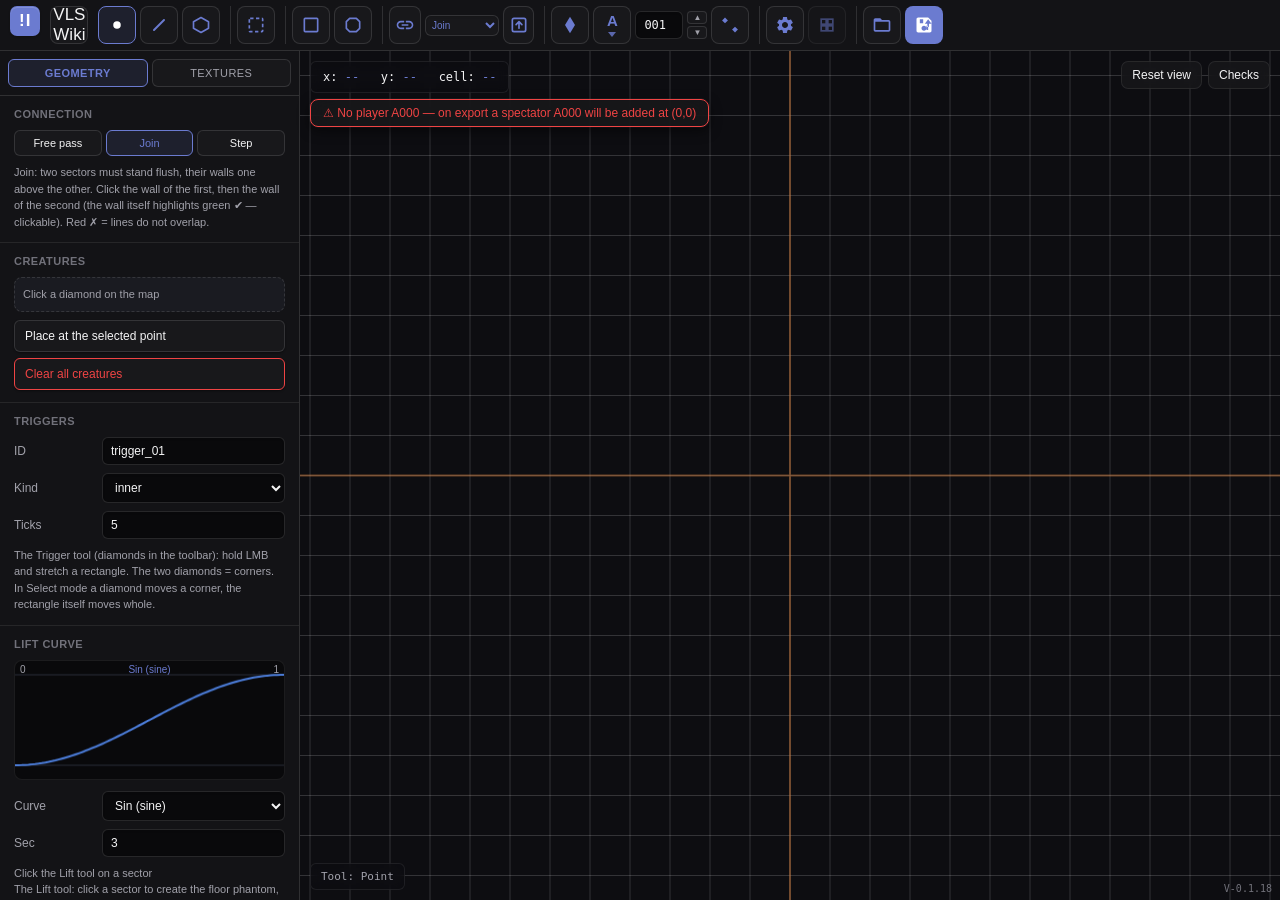
<file: EDITOR/VLS_editor.html>
<!DOCTYPE html>
<html lang="en">
<head>
<meta charset="UTF-8">
<meta name="viewport" content="width=device-width, initial-scale=1.0">
<title>VLS — Vertex Landscape System Editor</title>
<link rel="stylesheet" href="style.css">
</head>
<body>

<div id="topbar">
  <span class="logo-badge" title="VLS — Vertex Landscape System">!I</span>
  <button class="tool" id="btnWiki" data-i18n-title="wiki">VLS Wiki</button>
  <div id="toolbar">
    <div class="toolgrp geo">
      <button class="tool" data-tool="point" data-i18n-label="tl_point"><svg viewBox="0 0 24 24" aria-hidden="true"><circle cx="12" cy="12" r="4.5" fill="currentColor"/></svg></button>
      <button class="tool" data-tool="line" data-i18n-label="tl_line"><svg viewBox="0 0 24 24" fill="none" stroke="currentColor" stroke-width="2.4" stroke-linecap="round" aria-hidden="true"><path d="M6 18L18 6"/></svg></button>
      <button class="tool" data-tool="sector" data-i18n-label="tl_sector"><svg viewBox="0 0 24 24" fill="none" stroke="currentColor" stroke-width="2" stroke-linejoin="round" aria-hidden="true"><path d="M12 3l9 5v8l-9 5-9-5V8z"/></svg></button>
    </div>
    <div class="toolgrp">
      <button class="tool" data-tool="select" data-i18n-label="tl_select"><svg viewBox="0 0 24 24" fill="none" stroke="currentColor" stroke-width="2" stroke-dasharray="4 3" aria-hidden="true"><rect x="4" y="4" width="16" height="16" rx="1"/></svg></button>
    </div>
    <div class="toolgrp geo">
      <button class="tool" data-tool="box" data-i18n-label="tl_box"><svg viewBox="0 0 24 24" fill="none" stroke="currentColor" stroke-width="2" aria-hidden="true"><rect x="4" y="4" width="16" height="16" rx="1"/></svg></button>
      <button class="tool" data-tool="boxsmooth" data-i18n-label="tl_boxsmooth"><svg viewBox="0 0 24 24" fill="none" stroke="currentColor" stroke-width="2" stroke-linejoin="round" aria-hidden="true"><path d="M8 4h8l4 4v8l-4 4H8l-4-4V8z"/></svg></button>
    </div>
    <div class="toolgrp geo">
      <button class="tool" data-tool="connect" data-i18n-label="tl_connect"><svg viewBox="0 0 24 24" fill="currentColor" aria-hidden="true"><path d="M3.9 12c0-1.71 1.39-3.1 3.1-3.1h4V7H7c-2.76 0-5 2.24-5 5s2.24 5 5 5h4v-1.9H7c-1.71 0-3.1-1.39-3.1-3.1zM8 13h8v-2H8v2zm9-6h-4v1.9h4c1.71 0 3.1 1.39 3.1 3.1s-1.39 3.1-3.1 3.1h-4V17h4c2.76 0 5-2.24 5-5s-2.24-5-5-5z"/></svg></button>
      <select id="toolConnectSel" class="tsel" data-i18n-title="connect_sel_tt">
        <option value="free" data-i18n="connect_free">Free</option>
        <option value="joint" selected data-i18n="connect_joint">Join</option>
        <option value="step" data-i18n="connect_step">Lift joint</option>
      </select>
      <button class="tool" data-tool="lift" data-i18n-label="tl_lift"><svg viewBox="0 0 24 24" fill="none" stroke="currentColor" stroke-width="2" aria-hidden="true"><rect x="4" y="4" width="16" height="16" rx="2"/><path d="M12 16V8m0 0l-3.5 3.5M12 8l3.5 3.5" stroke-linecap="round"/></svg></button>
    </div>
    <div class="toolgrp geo">
      <button class="tool" data-tool="thing" data-i18n-label="tl_thing"><svg viewBox="0 0 24 24" fill="currentColor" aria-hidden="true"><path d="M12 2l6 10-6 10-6-10z"/></svg></button>
      <span class="letsel"><button type="button" class="letbtn" id="toolThingCatBtn" aria-haspopup="true" aria-expanded="false" data-i18n-title="thing_cat_tt"><span class="ltr">A</span><i class="caret"></i></button><span class="letmenu" id="toolThingCatMenu" hidden><button type="button" class="letopt on" data-letter="A" data-i18n-title="thing_cat_a_tt">A</button><button type="button" class="letopt" data-letter="B" data-i18n-title="thing_cat_b_tt">B</button><button type="button" class="letopt" data-letter="C" data-i18n-title="thing_cat_c_tt">C</button></span></span><input type="hidden" id="toolThingCat" value="A">
      <input type="text" id="toolThingNum" class="tsel tnum" maxlength="3" inputmode="numeric" data-i18n-title="thing_num_tt">
      <span class="spinbtns"><button class="spinbtn" id="toolThingNumUp" data-i18n-title="thing_num_up_tt">▲</button><button class="spinbtn" id="toolThingNumDown" data-i18n-title="thing_num_down_tt">▼</button></span>
      <button class="tool" data-tool="trigger" data-i18n-label="tl_trigger"><svg viewBox="0 0 24 24" fill="currentColor" aria-hidden="true"><path d="M6 3l3.5 3.5L6 10 2.5 6.5z"/><path d="M18 14l3.5 3.5L18 21l-3.5-3.5z"/></svg></button>
    </div>
    <div class="toolgrp">
      <button class="tool" data-action="settings" data-i18n-label="tl_settings"><svg viewBox="0 0 24 24" fill="currentColor" aria-hidden="true"><path d="M19.14 12.94c.04-.3.06-.61.06-.94 0-.32-.02-.64-.07-.94l2.03-1.58c.18-.14.23-.41.12-.61l-1.92-3.32c-.12-.22-.37-.29-.59-.22l-2.39.96c-.5-.38-1.03-.7-1.62-.94L14.4 2.81c-.04-.24-.24-.41-.48-.41h-3.84c-.24 0-.43.17-.47.41L9.25 5.35C8.66 5.59 8.12 5.92 7.63 6.29L5.24 5.33c-.22-.08-.47 0-.59.22L2.74 8.87C2.62 9.08 2.66 9.34 2.86 9.48l2.03 1.58C4.84 11.36 4.8 11.69 4.8 12s.02.64.07.94l-2.03 1.58c-.18.14-.23.41-.12.61l1.92 3.32c.12.22.37.29.59.22l2.39-.96c.5.38 1.03.7 1.62.94l.36 2.54c.05.24.24.41.48.41h3.84c.24 0 .44-.17.47-.41l.36-2.54c.59-.24 1.13-.56 1.62-.94l2.39.96c.22.08.47 0 .59-.22l1.92-3.32c.12-.22.07-.47-.12-.61L19.14 12.94zM12 15.6c-1.98 0-3.6-1.62-3.6-3.6s1.62-3.6 3.6-3.6 3.6 1.62 3.6 3.6-1.62 3.6-3.6 3.6z"/></svg></button>
      <button class="tool dead" data-tool="texpick" data-i18n-label="tl_texpick"><svg viewBox="0 0 24 24" fill="none" stroke="currentColor" stroke-width="2" aria-hidden="true"><rect x="5" y="5" width="6" height="6"/><rect x="13" y="5" width="6" height="6"/><rect x="5" y="13" width="6" height="6"/><rect x="13" y="13" width="6" height="6"/></svg></button>
    </div>
    <div class="toolgrp">
      <button class="tool" data-action="loadmap" data-i18n-label="tl_loadmap"><svg viewBox="0 0 24 24" fill="currentColor" aria-hidden="true"><path d="M20 6h-8l-2-2H4c-1.1 0-1.99.9-1.99 2L2 18c0 1.1.9 2 2 2h16c1.1 0 2-.9 2-2V8c0-1.1-.9-2-2-2zm0 12H4V8h16v10z"/></svg></button>
      <button class="tool primary" data-action="exportmap" data-i18n-label="tl_exportmap"><svg viewBox="0 0 24 24" fill="currentColor" aria-hidden="true"><path d="M17 3H5c-1.11 0-2 .9-2 2v14c0 1.1.89 2 2 2h14c1.1 0 2-.9 2-2V7l-4-4zM12 19c-1.66 0-3-1.34-3-3s1.34-3 3-3 3 1.34 3 3-1.34 3-3 3zM11 10H7V5h4v5zM15 13h2v5h-2v-5zM13 10.5L17 5l4 5.5h-3v4h-2v-4h-3z"/></svg></button>
    </div>
  </div>
</div>

<div class="main">
  <div id="sidebar">
    <div class="tabs" id="sidebarTabs">
      <button type="button" class="tab active" data-panel="panelGeometry" data-i18n="tab_geom">Geometry</button>
      <button type="button" class="tab" data-panel="panelTextures" data-i18n="sect_tex">Textures</button>
    </div>

    <div class="panel" id="panelGeometry">
    <div class="section">
      <h3 data-i18n="sect_connect">Connection</h3>
      <div class="modes" id="connectModes">
        <button class="mode" data-mode="free" data-i18n="mode_free">Free<br>pass</button>
        <button class="mode active" data-mode="joint" data-i18n="mode_joint">Join</button>
        <button class="mode" data-mode="step" data-i18n="mode_step">Step</button>
      </div>
      <div class="muted" id="connectHelp" data-i18n="connect_help">Join: two sectors must stand flush, their walls one above the other. Click the wall of the first, then the wall of the second (the wall itself highlights green ✔ — clickable). Red ✗ = lines do not overlap.</div>
    </div>

    <div class="section">
      <h3 data-i18n="sect_creatures">Creatures</h3>
      <div class="thingpanel" id="thingPanel">
        <div class="muted" id="thingEmpty" data-i18n="thing_empty">Click a diamond on the map</div>
        <div class="thingfields" id="thingFields" style="display:none">
          <div class="row"><label data-i18n="lbl_code">Code</label><select id="thingLetter" class="codeletter" data-i18n-title="thing_letter_tt"><option value="A">A</option><option value="B">B</option><option value="C">C</option></select><input type="text" id="thingNum" value="" maxlength="8" inputmode="numeric" data-i18n-title="thing_num_tt"><span class="spinbtns"><button class="spinbtn" id="thingNumUp" data-i18n-title="thing_num_up_tt">▲</button><button class="spinbtn" id="thingNumDown" data-i18n-title="thing_num_down_tt">▼</button></span></div>
          <div class="row"><label data-i18n="lbl_name">Name</label><input type="text" id="thingName" value="" maxlength="24" data-i18n-title="thing_name_panel_tt"></div>
          <div id="thingCorrupt" style="display:none;margin-top:6px;padding:6px 8px;border:1px solid var(--danger);border-radius:6px;font-size:11px;color:var(--danger)"><span data-i18n="thing_reset_title">⚠ Creature data is damaged</span> <b id="thingCorruptId"></b> <button class="btn danger" id="thingFixBtn" style="margin-top:6px;padding:4px 8px"><span data-i18n="thing_reset_btn">✕ Re-issue</span></button></div>
        </div>
      </div>
      <div class="btn" id="btnPlaceThing" data-i18n="btn_place_thing">Place at the selected point</div>
      <div style="height:6px"></div>
      <div class="btn danger" id="btnClearThings" data-i18n="btn_clear_things">Clear all creatures</div>
    </div>

    <div class="section">
      <h3 data-i18n="sect_triggers">Triggers</h3>
      <div class="row"><label data-i18n="lbl_id">ID</label><input type="text" id="triggerID" value="trigger_01"></div>
      <div class="row"><label data-i18n="lbl_kind">Kind</label><select id="triggerType"><option value="inner" data-i18n="opt_inner">inner</option></select></div>
      <div class="row"><label data-i18n="lbl_ticks">Ticks</label><input type="number" id="triggerTicks" value="5" min="1"></div>
      <div class="muted" data-i18n="trigger_help">The Trigger tool (diamonds in the toolbar): hold LMB and stretch a rectangle. The two diamonds = corners. In Select mode a diamond moves a corner, the rectangle itself moves whole.</div>
    </div>

    <div class="section">
      <h3 data-i18n="sect_lift">Lift curve</h3>
      <div class="curvebox">
        <span class="c0">0</span><span class="c1">1</span><span class="cs" data-i18n="opt_sin">Sin (sine)</span>
        <canvas id="curveCanvas" width="200" height="120"></canvas>
      </div>
      <div class="row"><label data-i18n="lbl_curve">Curve</label>
        <select id="curveType">
          <option value="sin" data-i18n="opt_sin">Sin (sine)</option>
          <option value="lin" data-i18n="opt_lin">Linear</option>
          <option value="cus" data-i18n="opt_cus">Custom</option>
        </select>
      </div>
      <div class="row"><label data-i18n="lbl_sec">Sec</label><input type="number" id="liftSec" value="3" min="0.1" step="0.1"></div>
      <div id="liftFloorList" style="margin-top:8px"></div>
      <div class="muted" data-i18n="lift_help">The Lift tool: click a sector to create the floor phantom, arrows move the phantom to the arrival spot</div>
    </div>

    <div class="section">
      <h3 data-i18n="sect_map">Map</h3>
      <div class="row"><label data-i18n="lbl_mapname">Name</label><input type="text" id="mapName" value="map01"></div>
      <div class="muted" data-i18n="map_help">Load/export — top right</div>
    </div>

    <div class="section">
      <h3 data-i18n="sect_log">Log</h3>
      <div class="loglist" id="logList"><div class="muted" data-i18n="log_empty">The action list appears here (also mirrored to the F12 console)</div></div>
      <div style="height:6px"></div>
      <div class="btn" id="btnClearLog" data-i18n="btn_clear_log">Clear log</div>
    </div>
    </div><!-- /#panelGeometry -->

    <div class="panel" id="panelTextures" hidden>
      <div class="section">
        <div class="muted" id="texEmpty" data-i18n="tex_empty">No texturing tools yet.</div>
        <div id="texTools"></div>
      </div>

      <div class="section" id="texAtlasSnap">
        <h3 data-i18n="tex_canvas">Canvas</h3>
        <canvas id="texAtlasSnapImg" width="720" height="480"></canvas>
        <div class="muted" style="margin-top:4px" data-i18n="tex_swap_hint">Click the canvas to move it to the main window and see the map in its place. Click the map picture to swap back.</div>
      </div>

      <div class="section" id="texCanvasBlock" hidden>
        <h3 data-i18n="tex_canvas">Canvas</h3>
        <div class="texatlas" id="texAtlas">
          <div class="texatlasin" id="texAtlasIn">
            <img id="texAtlasImg" src="textures/t-map.png" alt="">
          </div>
          <div class="texrect" id="texAtlasRect"></div>
          <div class="texhandles" id="texHandles">
            <i data-d="nw"></i><i data-d="n"></i><i data-d="ne"></i><i data-d="e"></i><i data-d="se"></i><i data-d="s"></i><i data-d="sw"></i><i data-d="w"></i>
          </div>
        </div>
        <div class="texviewbar">
          <div class="btn" id="btnTexViewReset" data-i18n="tex_view_reset">Reset view</div>
          <span class="muted" id="texViewZoom">100%</span>
        </div>
        <div class="muted" style="margin-top:4px" data-i18n="tex_view_hint">Wheel — zoom, middle or right button — move the canvas.</div>
        <div class="muted" style="margin-top:4px" data-i18n="tex_swap_hint">Click the canvas to move it to the main window and see the map in its place. Click the map picture to swap back.</div>
        <div class="muted" style="margin-top:4px" data-i18n="tex_region_hint">Drag a rectangle over the canvas to take a group of pixels. Drag inside it to move it, drag a handle to resize it.</div>
        <div class="muted" id="texRegionSize"></div>
      </div>

      <div class="section" id="texMapSnap" hidden>
        <h3 data-i18n="tex_map">Map</h3>
        <canvas id="texMapSnapImg" width="720" height="480"></canvas>
        <div class="muted" style="margin-top:4px" data-i18n="tex_swap_hint2">Click the picture to bring the canvas back.</div>
      </div>

      <div class="section" id="texSectorBlock" hidden>
        <h3 data-i18n="tex_sector">Sector texture</h3>
        <div class="texbtns">
          <div class="btn" id="btnTexDel" data-i18n="tex_del_sel">Delete</div>
        </div>
        <div class="muted" style="margin-top:6px" data-i18n="tex_place_hint">Middle-click a sector to make it the current one; click inside it with the left button to drop the brush there — every click starts a new layer with one sprite. Middle-click empty ground to close the sector. Click a placed sprite to select it, Shift — several layers.</div>

        <h3 style="margin-top:12px" data-i18n="tex_layers">Layers</h3>
        <div class="texlayers" id="texLayers"></div>
      </div>

      <div class="section" id="texWorldBlock" hidden>
        <h3 data-i18n="tex_world">World layers</h3>
        <div class="muted" data-i18n="tex_world_help">Drag in the void to lay a rectangle tiled with the current canvas selection. Click a rectangle to select it, then drag it or its edge. It belongs to the world, not to any sector.</div>
        <div class="texbtns">
          <div class="btn" id="btnTexWorldDel" data-i18n="tex_del_sel">Delete</div>
        </div>
        <div class="texlayers" id="texWorldList" style="margin-top:8px"></div>
      </div>

      <div class="section" id="texOpts">
        <h3 data-i18n="tex_show">Show</h3>
        <label class="texopt"><input type="checkbox" id="optShowSectors" checked><span data-i18n="tex_show_sectors">Sectors</span></label>
        <label class="texopt"><input type="checkbox" id="optShowWalls" checked><span data-i18n="tex_show_walls">Walls</span></label>
        <label class="texopt"><input type="checkbox" id="optShowWorld" checked><span data-i18n="tex_show_world">World rectangles</span></label>
        <label class="texopt"><input type="checkbox" id="optDimUnsel"><span data-i18n="tex_dim_unsel">Unselected layers half-transparent</span></label>
      </div>
    </div><!-- /#panelTextures -->
  </div>

  <div id="viewport">
    <div id="warnings"></div>
    <canvas id="canvas"></canvas>
    <div id="texSwapBox" hidden></div>
    <div class="vbtns">
      <div class="tb" id="btnResetView" data-i18n="btn_reset_view">Reset view</div>
      <div class="tb" id="btnChecks" data-i18n="btn_checks">Checks</div>
    </div>
    <div id="coord">x: <span id="cx">--</span> &nbsp; y: <span id="cy">--</span> &nbsp; cell: <span id="cu">--</span></div>
    <div id="hud"></div>
  </div>
</div>

<input type="file" id="fileInput" accept=".vls,text/plain" style="display:none">
<div id="toast"></div>
<div id="buildLabel">V-0.1.18</div>

<!-- Settings -->
<div id="settingsPop" hidden>
  <div class="sp-title" data-i18n="settings_title">Settings</div>
  <div class="sp-row"><label data-i18n="settings_lang">Language</label>
    <select id="langSel">
      <option value="en" data-i18n="lang_en">English</option>
      <option value="ru" data-i18n="lang_ru">Русский</option>
      <option value="hy" data-i18n="lang_hy">Հայերեն</option>
      <option value="zh" data-i18n="lang_zh">中文</option>
      <option value="ar" data-i18n="lang_ar">العربية</option>
    </select>
  </div>
  <div class="muted" style="margin-top:6px" data-i18n="settings_help">Interface language (English by default). Saved in the browser.</div>
  <div class="sp-title" style="margin-top:12px" data-i18n="settings_hotkeys">Hotkeys</div>
  <div id="kbRows"></div>
  <div class="muted" style="margin-top:6px" data-i18n="settings_hotkeys_help">Click a hotkey, then press the new combination. Saved in the browser.</div>
  <div class="sp-row" style="margin-top:8px">
    <button class="btn" id="kbReset" data-i18n="kb_reset">Reset defaults</button>
  </div>
  <div class="sp-row" style="margin-top:10px;justify-content:flex-end">
    <button class="btn" id="settingsClose" data-i18n="close">Close</button>
  </div>
</div>

<!-- Context menu (RMB - object properties) -->
<div id="ctm">
  <div class="ctmtitle" id="ctmTitle" data-i18n="ctm_title">Properties</div>
  <div class="ctmbody" id="ctmBody"></div>
  <div class="ctmbtns">
    <button class="btn danger" id="ctmDelete" data-i18n="ctm_delete">Delete</button>
    <button class="btn" id="ctmClose" data-i18n="ctm_close">Close</button>
  </div>
</div>

<script src="js/i18n.js"></script>
<script src="js/core.js"></script>
<script src="js/keybinds.js"></script>
<script src="js/tools.js"></script>
<script src="js/history.js"></script>
<script src="js/clipboard.js"></script>
<script src="js/geometry.js"></script>
<script src="js/things.js"></script>
<script src="js/select.js"></script>
  <script src="js/Atlas/state.js"></script>
  <script src="js/Atlas/canvas.js"></script>
  <script src="js/Atlas/swap.js"></script>
  <script src="js/Atlas/drag.js"></script>
  <script src="js/Atlas/panel.js"></script>
  <script src="js/Atlas/stamp.js"></script>
  <script src="js/Atlas/actions.js"></script>
  <script src="js/Atlas/misc.js"></script>
<script src="js/lifts.js"></script>
<script src="js/lift-bind.js"></script>
<script src="js/checks.js"></script>
<script src="js/render.js"></script>
<script src="js/input.js"></script>
<script src="js/ui.js"></script>
<script src="js/storage.js"></script>
<script src="js/main.js"></script>
</body>
</html>
</file>
<file: EDITOR/style.css>
* { box-sizing: border-box; margin: 0; padding: 0; }
:root {
  --bg: #09090b;
  --panel: #131316;
  --panel2: #18181b;
  --elevated: #27272a;
  --border: rgba(255, 255, 255, 0.12);
  --border-subtle: rgba(255, 255, 255, 0.08);
  --border-focus: rgba(107, 123, 208, 0.5);
  --item-hover: rgba(255, 255, 255, 0.06);
  --item-active: rgba(255, 255, 255, 0.1);
  --item-selected: rgba(107, 123, 208, 0.12);
  --text: #f4f4f5;
  --muted: #a1a1aa;
  --dim: #71717a;
  --accent: #6b7bd0;
  --accent-hover: #818fd8;
  --accent2: #86efac;
  --danger: #ef4444;
  --danger-hover: rgba(239, 68, 68, 0.15);
  --warn: #d19a66;
  --shadow-sm: 0 1px 2px rgba(0, 0, 0, 0.4);
  --shadow-md: 0 4px 12px rgba(0, 0, 0, 0.5), 0 0 0 1px rgba(255,255,255,0.05);
  --font-sans: "Inter", -apple-system, BlinkMacSystemFont, "Segoe UI", Roboto, Helvetica, Arial, sans-serif;
  --font-mono: "JetBrains Mono", "SF Mono", "Fira Code", Menlo, Consolas, monospace;
}
::selection { background: rgba(107, 123, 208, 0.3); }
body {
  background: var(--bg);
  color: var(--text);
  font-family: var(--font-sans);
  font-size: 14px;
  display: flex;
  flex-direction: column;
  height: 100vh;
  overflow: hidden;
  user-select: none;
  -webkit-font-smoothing: antialiased;
  -moz-osx-font-smoothing: grayscale;
}

/* ===== TOP BAR ===== */
#topbar {
  background: var(--panel);
  border-bottom: 1px solid var(--border);
  display: flex;
  align-items: flex-start;
  flex-wrap: wrap;
  gap: 6px 10px;
  padding: 6px 10px;
  flex-shrink: 0;
}
.logo-badge {
  font-weight: 800;
  font-size: 17px;
  letter-spacing: 1px;
  color: #fff;
  background: var(--accent);
  border: 1px solid transparent;
  border-radius: 7px;
  padding: 4px 8px;
  cursor: default;
  white-space: nowrap;
  box-shadow: inset 0 1px 0 rgba(255,255,255,0.15), 0 1px 2px rgba(0,0,0,0.2);
}
#toolbar {
  display: flex;
  align-items: center;
  flex-wrap: wrap;
  gap: 4px;
  overflow: visible;
  flex: 1;
  min-width: 0;
}
.toolgrp {
  display: flex;
  gap: 4px;
  align-items: center;
  padding: 0 6px;
  border-left: 1px solid var(--border);
}
.toolgrp:first-child { border-left: none; padding-left: 0; }
.tool {
  position: relative;
  width: 38px; height: 38px;
  display: flex; align-items: center; justify-content: center;
  background: var(--panel2);
  border: 1px solid var(--border);
  color: var(--text);
  border-radius: 8px;
  cursor: pointer;
  font-size: 17px;
  transition: background .12s, border-color .12s;
}
.tool:hover { border-color: rgba(255,255,255,0.2); background: var(--item-hover); }
.tool.dead { opacity: .5; }
.tool.active { background: var(--item-selected); border-color: var(--accent); color: #fff; }
.tool.primary { background: var(--accent); border-color: transparent; color: #fff; }
.tool.primary:hover { background: var(--accent-hover); }
.tool svg { width: 20px; height: 20px; display: block; color: var(--accent); }
.tool.active svg, .tool.primary svg { color: #fff; }

/* Texture mode: the whole vertex-editing part of the toolbar steps aside.
   Only Select, settings and load/export stay — texturing is not geometry editing. */
body.texmode .toolgrp.geo { display: none; }
body.texmode .toolgrp.geo + .toolgrp { border-left: none; padding-left: 0; }
body.texmode #hud { display: none; }
.tsel {
  background: var(--panel2);
  border: 1px solid var(--border);
  color: var(--accent);
  border-radius: 6px;
  padding: 3px 2px;
  font-size: 10px;
  max-width: 74px;
  cursor: pointer;
  font-family: inherit;
}
.codeletter {
  max-width: 52px; flex-shrink: 0;
  font-weight: 700;
}
.tsel.tnum { max-width: 48px; font-family: var(--font-mono); }
/* creature category in the toolbar: a square button with the letter and an arrow, click - A/B/C list */
.letsel { position: relative; display: inline-flex; }
.letbtn {
  width: 38px; height: 38px; padding: 0;
  display: flex; flex-direction: column; align-items: center; justify-content: center;
  background: var(--panel2); border: 1px solid var(--border); border-radius: 8px;
  color: var(--accent); font-family: inherit; font-size: 15px; font-weight: 700; line-height: 1;
  cursor: pointer;
}
.letbtn:hover { border-color: rgba(255,255,255,0.2); background: var(--item-hover); }
.letbtn.open { border-color: var(--accent); }
.letbtn .caret {
  width: 0; height: 0; margin-top: 4px;
  border-left: 4px solid transparent; border-right: 4px solid transparent;
  border-top: 5px solid currentColor; opacity: .8;
}
.letmenu {
  position: absolute; top: calc(100% + 6px); left: 0; z-index: 60;
  display: flex; flex-direction: column; gap: 2px; padding: 4px;
  background: var(--panel2); border: 1px solid var(--border); border-radius: 8px;
  box-shadow: 0 8px 22px rgba(0,0,0,.45);
}
.letmenu[hidden] { display: none; }
.letopt {
  width: 30px; height: 30px; padding: 0;
  background: transparent; border: 1px solid transparent; border-radius: 6px;
  color: var(--text); font-family: inherit; font-size: 14px; font-weight: 700; cursor: pointer;
}
.letopt:hover { background: var(--item-hover); border-color: var(--border); }
.letopt.on { color: var(--accent); border-color: var(--accent); }
/* stepper buttons for the creature code number */
.spinbtns { display: inline-flex; flex-direction: column; gap: 2px; flex-shrink: 0; }
.spinbtn {
  width: 20px; height: 13px; line-height: 1; padding: 0;
  background: var(--panel2); border: 1px solid var(--border); border-radius: 4px;
  color: var(--muted); font-size: 8px; cursor: pointer;
}
.spinbtn:hover { border-color: var(--accent); color: var(--text); background: var(--item-hover); }
.spinbtn:active { background: var(--item-active); }
#thingNum.bad { border-color: var(--danger); color: var(--danger); }
.tool:hover::after {
  content: attr(data-label);
  position: absolute;
  top: calc(100% + 8px);
  left: 50%;
  transform: translateX(-50%);
  background: var(--panel2);
  border: 1px solid var(--border);
  color: var(--text);
  padding: 4px 9px;
  border-radius: 6px;
  font-size: 11px;
  white-space: nowrap;
  z-index: 60;
  pointer-events: none;
  box-shadow: var(--shadow-md);
}

.main { display: flex; flex: 1; min-height: 0; }

/* ===== LEFT PANEL ===== */
#sidebar {
  width: 300px;
  background: var(--panel);
  border-right: 1px solid var(--border);
  overflow-y: auto;
  flex-shrink: 0;
}
/* two departments: geometry editing / geometry texturing */
.tabs {
  display: flex; gap: 4px; padding: 8px;
  position: sticky; top: 0; z-index: 3;
  background: var(--panel); border-bottom: 1px solid var(--border);
}
.tab {
  flex: 1; background: var(--panel2); border: 1px solid var(--border); color: var(--muted);
  padding: 7px 6px; border-radius: 6px; cursor: pointer; font-size: 11px;
  text-transform: uppercase; letter-spacing: 0.04em; text-align: center;
  transition: border-color .12s, background .12s, color .12s;
}
.tab:hover { background: var(--item-hover); border-color: rgba(255,255,255,0.2); color: var(--text); }
.tab.active { background: var(--item-selected); border-color: var(--accent); color: var(--accent); font-weight: 600; }
.panel[hidden] { display: none; }
.section { padding: 12px 14px; border-bottom: 1px solid var(--border-subtle); }
.section h3 {
  font-size: 11px; text-transform: uppercase; letter-spacing: 0.04em;
  color: var(--dim); margin-bottom: 10px; font-weight: 600;
}
.row { display: flex; gap: 8px; margin-bottom: 8px; align-items: center; }
.row label { font-size: 12px; color: var(--muted); width: 80px; flex-shrink: 0; }
input[type=text], input[type=number], select {
  background: var(--bg); border: 1px solid var(--border); color: var(--text);
  padding: 6px 8px; border-radius: 6px; font-size: 12px; width: 100%;
  outline: none; transition: border-color 0.15s, box-shadow 0.15s;
  box-shadow: inset 0 1px 2px rgba(0,0,0,0.1);
}
input:focus, select:focus { border-color: var(--accent); box-shadow: 0 0 0 3px rgba(107, 123, 208, 0.2), inset 0 1px 2px rgba(0,0,0,0.1); }
.btn {
  background: var(--panel2); border: 1px solid var(--border); color: var(--text);
  padding: 8px 10px; border-radius: 6px; cursor: pointer; font-size: 12px; width: 100%;
  transition: all .15s; box-shadow: var(--shadow-sm);
}
.btn:hover { background: var(--item-hover); border-color: rgba(255,255,255,0.2); }
.btn:active { background: var(--item-active); }
.btn.primary { background: var(--accent); border-color: transparent; color: #fff; }
.btn.primary:hover { background: var(--accent-hover); }
.btn.danger { border-color: var(--danger); color: var(--danger); }
.btn.danger:hover { background: var(--danger-hover); color: var(--danger); }
.muted { font-size: 11px; color: var(--muted); line-height: 1.5; }

/* Stone toggle */
.sw { display: flex; align-items: center; gap: 10px; cursor: pointer; margin-bottom: 10px; }
.sw input { display: none; }
.swsl {
  width: 38px; height: 20px; background: var(--panel2); border: 1px solid var(--border-subtle);
  border-radius: 11px; position: relative; flex-shrink: 0; transition: background .15s;
}
.swsl::after {
  content: '';
  position: absolute; top: 2px; left: 2px; width: 14px; height: 14px;
  border-radius: 50%; background: var(--muted); transition: left .15s, background .15s;
}
.sw input:checked + .swsl { background: var(--accent); border-color: transparent; }
.sw input:checked + .swsl::after { left: 20px; background: #fff; }
.swlabel { font-size: 13px; font-weight: 600; display: flex; flex-direction: column; }
.swlabel small { font-size: 10px; color: var(--muted); font-weight: 400; }

/* texture tools (mounted by js/Atlas/*.js) */
#texTools { margin-top: 8px; }
.textool { margin-top: 8px; }

/* connection modes */
.modes { display: flex; gap: 4px; margin-bottom: 8px; }
.mode {
  background: var(--panel2); border: 1px solid var(--border); color: var(--text);
  padding: 6px 4px; border-radius: 6px; cursor: pointer; font-size: 11px;
  flex: 1; text-align: center; transition: border-color .12s;
}
.mode:hover { border-color: rgba(255,255,255,0.2); background: var(--item-hover); }
.mode.active { background: var(--item-selected); border-color: var(--accent); color: var(--accent); font-weight: 500; }

/* creature panel */
.thingpanel {
  border: 1px dashed var(--border); border-radius: 8px; padding: 8px;
  margin-bottom: 8px; background: rgba(34,37,45,.5);
}
.thingpanel.on { border-style: solid; border-color: var(--accent); background: var(--panel2); }

/* lift */
.liftfloor {
  display: flex; align-items: center; justify-content: space-between;
  padding: 5px 8px; margin-bottom: 4px; border: 1px solid var(--border);
  border-radius: 6px; font-size: 11px; cursor: pointer; background: var(--panel2);
}
.liftfloor.act { border-color: var(--accent); color: var(--accent); background: var(--item-selected); font-weight: 500; }
.liftfloor .lfname {
  width: 40px; padding: 1px 4px; margin: 0 2px;
  font-family: var(--font-mono); font-size: 11px;
  background: var(--bg); color: var(--text);
  border: 1px solid var(--border); border-radius: 4px;
}
.liftfloor .lb {
  background: transparent; border: none; color: var(--muted); cursor: pointer; font-size: 11px;
}
.liftfloor.act .lb { color: var(--danger); }
.liftbtns { margin-top: 6px; }

/* lift curve */
.curvebox { position: relative; margin-bottom: 8px; }
#curveCanvas {
  width: 100%; height: 120px; background: var(--bg);
  border: 1px solid var(--border-subtle); border-radius: 8px;
}
.c0 { position: absolute; top: 4px; left: 6px; font-size: 10px; color: var(--muted); }
.c1 { position: absolute; top: 4px; right: 6px; font-size: 10px; color: var(--muted); }
.cs { position: absolute; top: 4px; left: 50%; transform: translateX(-50%); font-size: 10px; color: var(--accent); }

/* ===== VIEWPORT ===== */
#viewport { position: relative; flex: 1; background: #0d0d11; min-width: 0; }
#canvas { display: block; width: 100%; height: 100%; cursor: crosshair; }
#warnings {
  position: absolute; top: 48px; left: 10px; z-index: 5;
  max-width: calc(100% - 180px);
  display: none; background: rgba(24, 24, 27, 0.85); border: 1px solid var(--danger);
  padding: 6px 12px; font-size: 12px; color: var(--danger); white-space: pre-wrap;
  border-radius: 8px; box-shadow: var(--shadow-md); backdrop-filter: blur(12px);
}
#warnings.show { display: block; }
#warnings .ok { color: var(--accent2); }
.wfix {
  display: inline-block; margin-left: 6px; padding: 0 7px;
  background: transparent; border: 1px solid var(--danger); border-radius: 5px;
  color: var(--danger); font-size: 11px; cursor: pointer; line-height: 1.6;
}
.wfix:hover { background: var(--danger-hover); }
#coord {
  position: absolute; top: 10px; left: 10px; pointer-events: none;
  background: rgba(13,13,17,0.6); border: 1px solid var(--border-subtle); border-radius: 6px;
  padding: 8px 12px; font-family: var(--font-mono); font-size: 12px; color: var(--text);
  backdrop-filter: blur(6px);
}
#coord span { color: var(--accent); }
#hud {
  position: absolute; bottom: 10px; left: 10px; font-size: 11px; color: var(--muted);
  background: rgba(13,13,17,0.6); padding: 6px 10px; border-radius: 6px; border: 1px solid var(--border-subtle);
  pointer-events: none; font-family: var(--font-mono); backdrop-filter: blur(6px);
}
.vbtns { position: absolute; top: 10px; right: 10px; display: flex; gap: 6px; }
.tb {
  background: rgba(24,24,27,0.75); border: 1px solid var(--border-subtle); color: var(--text);
  padding: 6px 10px; border-radius: 7px; cursor: pointer; font-size: 12px; backdrop-filter: blur(6px); transition: all 0.12s;
}
.tb:hover { border-color: rgba(255,255,255,0.2); background: var(--item-hover); }
#toast {
  position: fixed; bottom: 14px; right: 14px;
  background: var(--panel2); border: 1px solid var(--border); color: var(--text);
  padding: 8px 14px; border-radius: 8px; font-size: 12px;
  opacity: 0; pointer-events: none; transition: opacity .2s; z-index: 100; box-shadow: var(--shadow-md);
}
#toast.show { opacity: 1; }
#settingsPop {
  position: fixed; z-index: 210; top: 54px; right: 14px;
  background: rgba(24, 24, 27, 0.95); border: 1px solid var(--border); border-radius: 12px;
  padding: 12px 14px; min-width: 260px; max-width: 320px;
  max-height: calc(100vh - 74px); overflow-y: auto;
  box-shadow: var(--shadow-md); backdrop-filter: blur(12px);
}
#settingsPop[hidden] { display: none; }
#settingsPop .sp-title { color: var(--accent); font-weight: 600; font-size: 13px; margin-bottom: 10px; }
#settingsPop .sp-row { display: flex; align-items: center; gap: 10px; justify-content: space-between; }
#settingsPop .sp-row label { font-size: 12px; }
#settingsPop select, #settingsPop input {
  background: var(--bg); border: 1px solid var(--border); color: var(--text);
  padding: 4px 8px; border-radius: 6px; font-size: 12px;
}
#settingsPop .muted { font-size: 11px; }
#settingsPop .btn { padding: 5px 12px; font-size: 12px; }
#kbRows { margin-top: 6px; display: flex; flex-direction: column; gap: 4px; }
#settingsPop .kbbind { min-width: 108px; font-family: var(--font-mono); font-size: 11px; }
#settingsPop .kbbind.listening { border-color: var(--accent); color: var(--accent); animation: kbPulse 1s infinite alternate; }
@keyframes kbPulse { from { opacity: 1; } to { opacity: .55; } }
#buildLabel {
  position: fixed; right: 8px; bottom: 6px;
  font-family: var(--font-mono); font-size: 10px;
  color: var(--dim);
  pointer-events: none; user-select: none;
  z-index: 90;
}
.loglist {
  background: var(--bg); border: 1px solid var(--border-subtle); border-radius: 8px;
  padding: 6px 8px; font-family: var(--font-mono); font-size: 11px;
  max-height: 180px; overflow-y: auto; color: var(--text); white-space: pre-wrap;
  box-shadow: inset 0 1px 4px rgba(0,0,0,0.1);
}
.loglist .logrow { padding: 1px 0; border-bottom: 1px solid var(--border-subtle); color: var(--muted); }
.loglist .muted { padding: 2px 0; }
#ctm {
  position: fixed; z-index: 200; display: none;
  background: rgba(24, 24, 27, 0.85); border: 1px solid var(--border); border-radius: 12px;
  padding: 10px 12px; min-width: 240px; max-width: 320px;
  box-shadow: var(--shadow-md); backdrop-filter: blur(12px);
}
#ctm .ctmtitle { color: var(--accent); font-weight: 600; font-size: 13px; margin-bottom: 8px; }
#ctm .ctmbody { display: flex; flex-direction: column; gap: 6px; }
#ctm .ctmbody .ctmbox { display: flex; flex-direction: column; gap: 6px; }
#ctm .ctmbtns { display: flex; gap: 6px; margin-top: 10px; }
#ctm .ctmbtns .btn { flex: 1; padding: 5px 6px; font-size: 12px; text-align: center; }
#ctm .row label { font-size: 11px; }
#ctm .curvebox { position: relative; background: var(--bg); border: 1px solid var(--border-subtle); border-radius: 6px; }

/* partial styling of info-data: scrollbars */
::-webkit-scrollbar { width: 14px; height: 14px; }
::-webkit-scrollbar-track { background: transparent; }
::-webkit-scrollbar-thumb {
  background-color: rgba(255, 255, 255, 0.15);
  border: 4px solid transparent;
  border-radius: 10px;
  background-clip: padding-box;
}
::-webkit-scrollbar-thumb:hover { background-color: rgba(255, 255, 255, 0.25); }

/* ===== RTL (Arabic) ===== */
html[dir="rtl"] #coord,
html[dir="rtl"] #buildLabel,
html[dir="rtl"] #hud,
html[dir="rtl"] .loglist,
html[dir="rtl"] .tnum,
html[dir="rtl"] input[type="number"] { direction: ltr; text-align: left; }
html[dir="rtl"] #warnings { text-align: right; }

/* ===== Textures: canvas region selector, layer stack, world list ===== */
#panelTextures .section[hidden] { display: none; }

.texatlas {
  position: relative; display: block; width: 100%; height: 240px;
  border: 1px solid var(--border); border-radius: 6px; overflow: hidden;
  background: var(--panel2); cursor: crosshair; user-select: none;
  touch-action: none;
}
.texatlas.panning { cursor: grabbing; }
.texatlasin {
  position: absolute; left: 0; top: 0; width: 100%;
  transform-origin: 0 0;
}
.texatlasin img {
  display: block; width: 100%; height: auto; pointer-events: none;
  image-rendering: auto;
}
.texatlasin img.pixelated { image-rendering: -webkit-optimize-contrast; image-rendering: pixelated; }
/* the rectangle sits OUTSIDE the transformed canvas layer: whole pixels, hard edges */
.texrect {
  position: absolute; box-sizing: border-box;
  border: 1px solid #ffffff;
  box-shadow: 0 0 0 1px rgba(0,0,0,0.75);
  background: rgba(76,125,217,0.12);
  pointer-events: none;
}
.texhandles { position: absolute; inset: 0; pointer-events: none; }
.texhandles i {
  position: absolute; width: 9px; height: 9px;
  transform: translate(-50%, -50%);
  background: #ffffff; border: 1px solid #000000; border-radius: 2px;
  pointer-events: auto; cursor: move;
}
.texhandles i[data-d="n"], .texhandles i[data-d="s"] { cursor: ns-resize; }
.texhandles i[data-d="e"], .texhandles i[data-d="w"] { cursor: ew-resize; }
.texhandles i[data-d="nw"], .texhandles i[data-d="se"] { cursor: nwse-resize; }
.texhandles i[data-d="ne"], .texhandles i[data-d="sw"] { cursor: nesw-resize; }
.texviewbar { display: flex; align-items: center; gap: 6px; margin-top: 6px; }
.texviewbar .btn { width: auto; flex: 0 0 auto; padding: 4px 9px; font-size: 11px; }
#texViewZoom { margin-left: auto; color: var(--dim); font-size: 11px; }
#texRegionSize { margin-top: 3px; color: var(--dim); }

/* ===== Alt-Tab: the canvas takes the main window, a still map picture stays in the sidebar ===== */
#texSwapBox {
  position: absolute; inset: 0; z-index: 5;
  background: #0d0d11; padding: 10px; box-sizing: border-box;
  display: flex; flex-direction: column; min-height: 0;
}
/* the id rule above beats the browser's [hidden] rule — say it again, or the empty
   box sits on the map for good and eats every click without an error */
#texSwapBox[hidden] { display: none; }
#texSwapBox #texCanvasBlock {
  flex: 1; min-height: 0; display: flex; flex-direction: column;
  border: none; padding: 0; background: transparent; overflow: visible;
}
#texSwapBox #texCanvasBlock .texatlas { flex: 1; height: auto; min-height: 120px; }
#texSwapBox #texCanvasBlock .texregionhint { max-width: 760px; }
#texMapSnapImg {
  display: block; width: 100%; height: auto;
  border: 1px solid var(--border); border-radius: 6px;
  background: #0d0d11; cursor: pointer;
}
/* the panel only holds a PICTURE of the canvas — clicking it opens the real thing on the right */
#texAtlasSnapImg {
  display: block; width: 100%; height: auto;
  border: 1px solid var(--border); border-radius: 6px;
  background: #0d0d11; cursor: pointer;
  image-rendering: pixelated;
}
/* in the main window the canvas is just work space: no heading, no buttons, no paragraphs */
#texSwapBox #texCanvasBlock h3,
#texSwapBox #texCanvasBlock .texviewbar,
#texSwapBox #texCanvasBlock > .muted { display: none; }

.texbtns { display: flex; gap: 6px; margin-top: 8px; }
.texbtns .btn { width: auto; flex: 1; text-align: center; padding: 6px 4px; font-size: 11px; }
.texbtns .btn.off { opacity: 0.4; cursor: default; }
.texbtns .btn.off:hover { background: var(--panel2); border-color: var(--border); }
.btn.texnew { margin-top: 8px; }

.texlayers { display: flex; flex-direction: column; gap: 4px; }
.texlayer {
  display: flex; align-items: center; gap: 6px;
  background: var(--panel2); border: 1px solid var(--border);
  border-radius: 6px; padding: 5px 7px; cursor: pointer;
  font-size: 12px; color: var(--text);
  transition: border-color .12s, background .12s;
}
.texlayer:hover { background: var(--item-hover); border-color: rgba(255,255,255,0.2); }
.texlayer.active { border-color: var(--accent); background: var(--item-selected); }
/* the layer row carries a small copy of the sprite that lives on it (image-editor style) */
#texLayers .texlayersw { width: 26px; height: 26px; image-rendering: pixelated; }
.texlayvis {
  background: none; border: none; color: var(--muted); cursor: pointer;
  font-size: 13px; line-height: 1; padding: 0 2px;
}
.texlayvis:hover { color: var(--text); }
.texlayersw {
  width: 18px; height: 18px; border-radius: 4px; flex: 0 0 auto;
  border: 1px solid var(--border);
}
.texlayname { flex: 1; overflow: hidden; text-overflow: ellipsis; white-space: nowrap; }
.texlaycount { color: var(--dim); font-size: 11px; }
.texlaydel {
  background: none; border: none; color: var(--dim); cursor: pointer;
  font-size: 12px; line-height: 1; padding: 0 2px;
}
.texlaydel:hover { color: var(--danger); }
/* raise / lower the layer one step; the edge rows carry a dead arrow */
.texlaymove {
  background: none; border: none; color: var(--dim); cursor: pointer;
  font-size: 11px; line-height: 1; padding: 0 1px;
}
.texlaymove:hover:not(:disabled) { color: var(--text); }
.texlaymove:disabled { opacity: .3; cursor: default; }

.texopt {
  display: flex; align-items: center; gap: 7px;
  font-size: 12px; color: var(--text); padding: 4px 0; cursor: pointer;
}
.texopt input { accent-color: var(--accent); width: 13px; height: 13px; }
</file>
